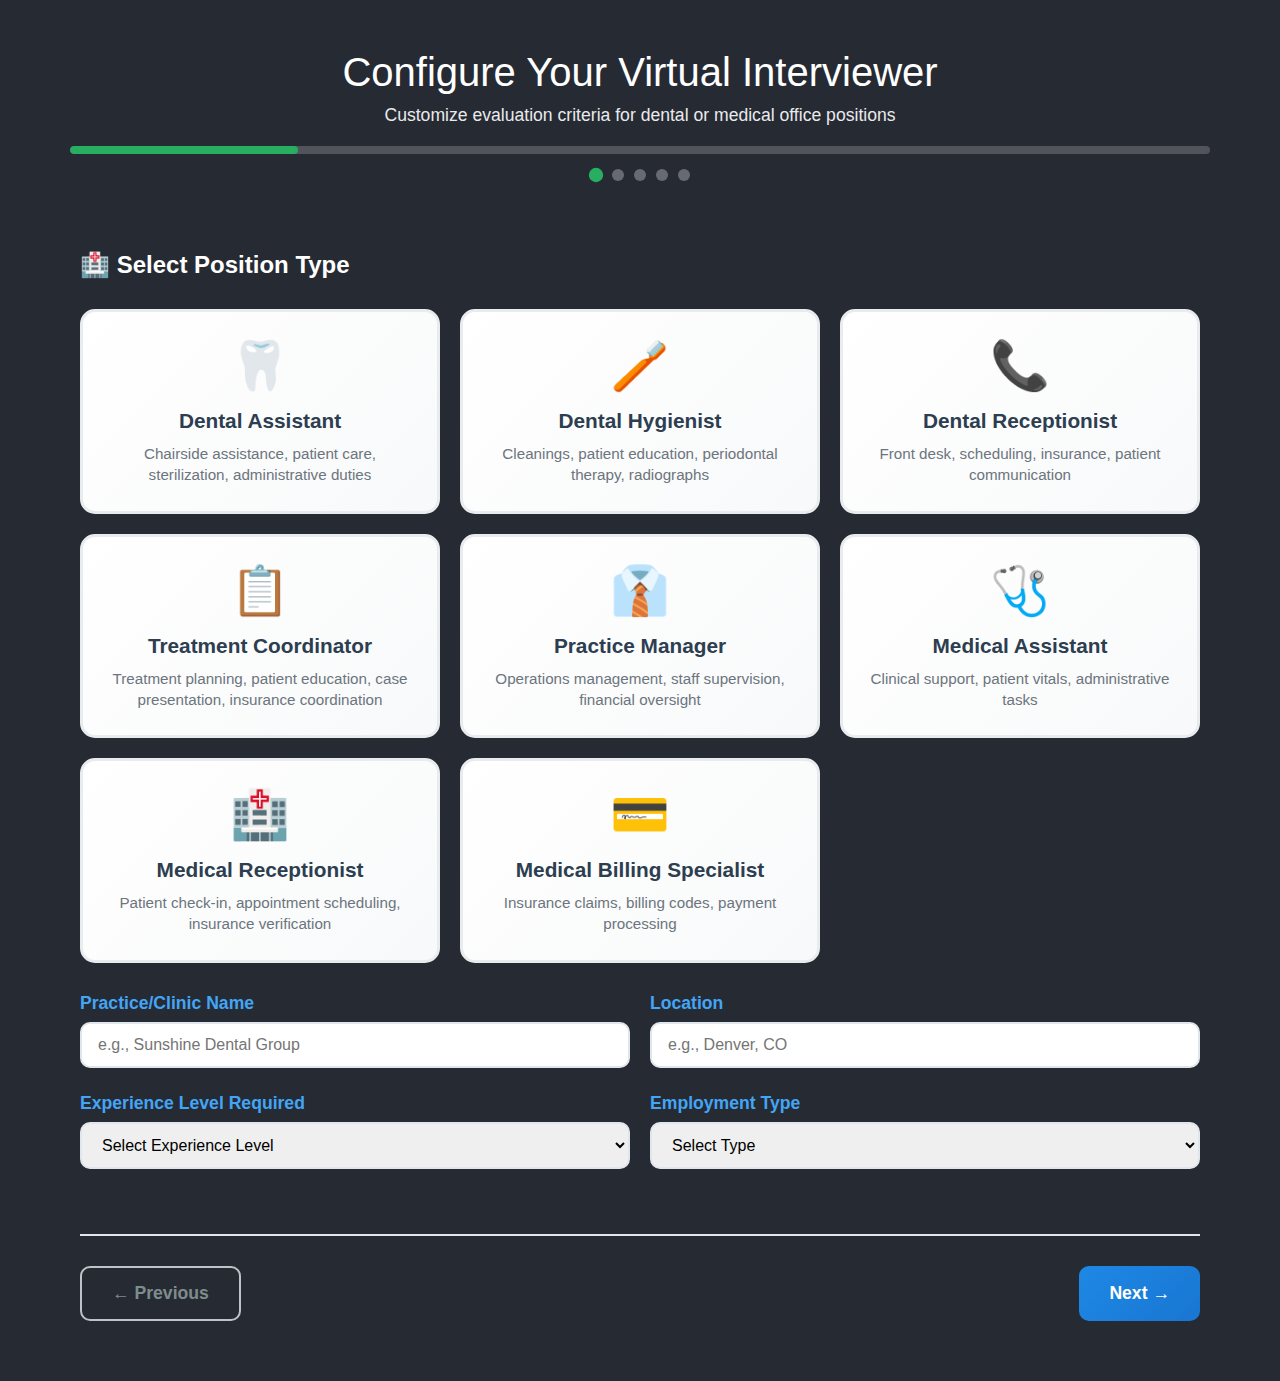
<file: Random Files/index-test.html>
<!DOCTYPE html>
<html lang="en">
<head>
    <meta charset="UTF-8">
    <meta name="viewport" content="width=device-width, initial-scale=1.0">
    <title>Configure Your Virtual Interviewer - Client Setup</title>
    <style>
        * {
            margin: 0;
            padding: 0;
            box-sizing: border-box;
        }

        body {
            font-family: 'Segoe UI', Tahoma, Geneva, Verdana, sans-serif;
            background: #262a33;
	            min-height: 100vh;
            padding: 20px;
        }

        .container {
            max-width: 1200px;
            margin: 0 auto;
            background: #262a33;
            border-radius: 20px;
          
            overflow: hidden;
        }

        .header {
            background: #262a33;
            color: white;
            padding: 30px;
            text-align: center;
        }

        .header h1 {
            font-size: 2.5rem;
            margin-bottom: 10px;
            font-weight: 300;
        }

        .header p {
            font-size: 1.1rem;
            opacity: 0.9;
        }

        .progress-bar {
            background: rgba(255,255,255,0.2);
            height: 8px;
            border-radius: 4px;
            margin-top: 20px;
            overflow: hidden;
        }

        .progress-fill {
            background: #27ae60;
            height: 100%;
            width: 20%;
            border-radius: 4px;
            transition: width 0.3s ease;
        }

        .step-indicator {
            display: flex;
            justify-content: center;
            margin-top: 15px;
            gap: 10px;
        }

        .step {
            width: 12px;
            height: 12px;
            border-radius: 50%;
            background: rgba(255,255,255,0.3);
            transition: all 0.3s ease;
        }

        .step.active {
            background: #27ae60;
            transform: scale(1.2);
        }

        .step.completed {
            background: #2ecc71;
        }

        .content {
            padding: 40px;
        }

        .step-content {
            display: none;
        }

        .step-content.active {
            display: block;
            animation: fadeIn 0.5s ease;
        }

        @keyframes fadeIn {
            from { opacity: 0; transform: translateY(20px); }
            to { opacity: 1; transform: translateY(0); }
        }

        .form-group {
            margin-bottom: 25px;
        }

        .form-group label {
            display: block;
            font-weight: 600;
            color: #42a5f5;
            margin-bottom: 8px;
            font-size: 1.1rem;
        }

        .form-group input, .form-group select, .form-group textarea {
            width: 100%;
            padding: 12px 16px;
            border: 2px solid #e0e6ed;
            border-radius: 10px;
            font-size: 1rem;
            transition: all 0.3s ease;
        }

        .form-group input:focus, .form-group select:focus, .form-group textarea:focus {
            outline: none;
            border-color: #1e88e5;
            box-shadow: 0 0 0 3px rgba(30, 136, 229, 0.1);
        }

        .form-row {
            display: grid;
            grid-template-columns: 1fr 1fr;
            gap: 20px;
        }

        .role-template-grid {
            display: grid;
            grid-template-columns: repeat(auto-fit, minmax(280px, 1fr));
            gap: 20px;
            margin-bottom: 30px;
        }

        .role-card {
            background: linear-gradient(135deg, #fff 0%, #f8f9fa 100%);
            border: 3px solid #e9ecef;
            border-radius: 15px;
            padding: 25px;
            cursor: pointer;
            transition: all 0.3s ease;
            text-align: center;
        }

        .role-card:hover {
            transform: translateY(-5px);
            box-shadow: 0 10px 25px rgba(0,0,0,0.1);
            border-color: #1e88e5;
        }

        .role-card.selected {
            border-color: #1e88e5;
            background: linear-gradient(135deg, #e3f2fd 0%, #bbdefb 100%);
            transform: scale(1.02);
        }

        .role-icon {
            font-size: 3rem;
            margin-bottom: 15px;
            display: block;
        }

        .role-title {
            font-size: 1.3rem;
            font-weight: 600;
            color: #2c3e50;
            margin-bottom: 10px;
        }

        .role-description {
            color: #6c757d;
            font-size: 0.95rem;
            line-height: 1.4;
        }

        .skill-selector {
            background: #f8f9fa;
            border-radius: 15px;
            padding: 20px;
            margin-bottom: 20px;
        }

        .skill-category {
            margin-bottom: 25px;
        }

        .skill-category h3 {
            color: #2c3e50;
            margin-bottom: 15px;
            font-size: 1.2rem;
            display: flex;
            align-items: center;
            gap: 10px;
        }

        .skill-item {
            display: flex;
            align-items: center;
            background: white;
            border-radius: 10px;
            padding: 15px;
            margin-bottom: 10px;
            border: 2px solid transparent;
            transition: all 0.3s ease;
        }

        .skill-item:hover {
            border-color: #1e88e5;
            transform: translateY(-2px);
            box-shadow: 0 5px 15px rgba(0,0,0,0.1);
        }

        .skill-checkbox {
            width: 20px;
            height: 20px;
            accent-color: #1e88e5;
            margin-right: 15px;
        }

        .skill-name {
            font-weight: 500;
            color: #2c3e50;
        }

        .skill-description {
            font-size: 0.9rem;
            color: #6c757d;
            margin-left: 35px;
        }

        .other-field {
            display: none;
            margin-left: 35px;
            margin-top: 10px;
        }

        .other-field input {
            width: 100%;
            padding: 8px 12px;
            border: 1px solid #ddd;
            border-radius: 5px;
        }

        .cultural-fit-grid {
            display: grid;
            grid-template-columns: repeat(auto-fit, minmax(200px, 1fr));
            gap: 15px;
        }

        .culture-card {
            background: linear-gradient(135deg, #42a5f5 0%, #1976d2 100%);
            color: white;
            padding: 20px;
            border-radius: 15px;
            text-align: center;
            cursor: pointer;
            transition: all 0.3s ease;
            border: 3px solid transparent;
        }

        .culture-card:hover {
            transform: translateY(-5px);
            box-shadow: 0 10px 25px rgba(0,0,0,0.2);
        }

        .culture-card.selected {
            border-color: #2c3e50;
            transform: scale(1.05);
        }

        .deal-breaker-section {
            background: #ffebee;
            border-left: 5px solid #e57373;
            padding: 20px;
            border-radius: 10px;
            margin-bottom: 20px;
        }

        .deal-breaker-section h3 {
            color: #d32f2f;
            margin-bottom: 15px;
        }

        .certification-grid {
            display: grid;
            grid-template-columns: repeat(auto-fill, minmax(250px, 1fr));
            gap: 15px;
        }

        .cert-card {
            background: white;
            border: 2px solid #e9ecef;
            border-radius: 10px;
            padding: 15px;
            transition: all 0.3s ease;
        }

        .cert-card:hover {
            border-color: #1e88e5;
            transform: translateY(-2px);
        }

        .cert-card.required {
            border-color: #e57373;
            background: #ffebee;
        }

        .cert-card.preferred {
            border-color: #81c784;
            background: #e8f5e8;
        }

        .cert-item {
            display: flex;
            align-items: center;
            gap: 10px;
            margin-bottom: 10px;
        }

        .navigation {
            display: flex;
            justify-content: space-between;
            margin-top: 40px;
            padding-top: 30px;
            border-top: 2px solid #e0e6ed;
        }

        .nav-btn {
            background: linear-gradient(135deg, #1e88e5 0%, #1976d2 100%);
            color: white;
            border: none;
            padding: 15px 30px;
            border-radius: 10px;
            cursor: pointer;
            font-size: 1.1rem;
            font-weight: 600;
            transition: all 0.3s ease;
        }

        .nav-btn:hover {
            transform: translateY(-2px);
            box-shadow: 0 8px 20px rgba(30, 136, 229, 0.3);
        }

        .nav-btn:disabled {
            background: #bdc3c7;
            cursor: not-allowed;
            transform: none;
            box-shadow: none;
        }

        .nav-btn.secondary {
            background: transparent;
            color: #7f8c8d;
            border: 2px solid #bdc3c7;
        }


     
        .summary-card {
            background: linear-gradient(135deg, #252a34 0%, #1976d2 100%);
            color: white;
            padding: 25px;
            border-radius: 15px;
            margin-bottom: 20px;
        }

        .summary-stats {
            display: grid;
            grid-template-columns: repeat(auto-fit, minmax(150px, 1fr));
            gap: 20px;
            margin-top: 20px;
        }

        .stat-item {
            text-align: center;
            background: rgba(255,255,255,0.1);
            padding: 15px;
            border-radius: 10px;
        }

        .stat-number {
            font-size: 2rem;
            font-weight: bold;
            display: block;
        }

        .stat-label {
            opacity: 0.9;
            font-size: 0.9rem;
        }

        .interview-format-grid {
            display: grid;
            grid-template-columns: repeat(auto-fit, minmax(250px, 1fr));
            gap: 20px;
            margin-bottom: 30px;
        }

        .format-card {
            background: white;
            border: 3px solid #e9ecef;
            border-radius: 15px;
            padding: 20px;
            cursor: pointer;
            transition: all 0.3s ease;
            text-align: center;
        }

        .format-card:hover {
            transform: translateY(-3px);
            box-shadow: 0 8px 20px rgba(0,0,0,0.1);
            border-color: #1e88e5;
        }

        .format-card.selected {
            border-color: #1e88e5;
            background: linear-gradient(135deg, #e3f2fd 0%, #bbdefb 100%);
        }

        .submission-success {
            background: linear-gradient(135deg, #27ae60 0%, #2ecc71 100%);
            color: white;
            padding: 30px;
            border-radius: 15px;
            text-align: center;
            margin-bottom: 20px;
        }

        .summary-section {
            background: white;
            padding: 25px;
            border-radius: 15px;
            margin-bottom: 20px;
            border: 2px solid #e9ecef;
        }

        .summary-section h4 {
            color: #2c3e50;
            margin-bottom: 15px;
            font-size: 1.2rem;
            border-bottom: 2px solid #f8f9fa;
            padding-bottom: 10px;
        }

        .summary-item {
            margin-bottom: 10px;
            display: flex;
            justify-content: space-between;
        }

        .summary-item strong {
            color: #2c3e50;
        }

        .skills-list {
            display: flex;
            flex-wrap: wrap;
            gap: 8px;
            margin-top: 10px;
        }

        .skill-tag {
            background: #e3f2fd;
            color: #1976d2;
            padding: 4px 12px;
            border-radius: 20px;
            font-size: 0.9rem;
            font-weight: 500;
        }

        .cultures-list {
            display: flex;
            flex-wrap: wrap;
            gap: 8px;
            margin-top: 10px;
        }

        .culture-tag {
            background: #e8f5e8;
            color: #2e7d32;
            padding: 4px 12px;
            border-radius: 20px;
            font-size: 0.9rem;
            font-weight: 500;
        }
    </style>
</head>
<body>
    <div class="container">
        <div class="header">
            <h1>Configure Your Virtual Interviewer</h1>
            <p>Customize evaluation criteria for dental or medical office positions</p>
            <div class="progress-bar">
                <div class="progress-fill" id="progressBar"></div>
            </div>
            <div class="step-indicator">
                <div class="step active"></div>
                <div class="step"></div>
                <div class="step"></div>
                <div class="step"></div>
                <div class="step"></div>
            </div>
        </div>

        <div class="content">
            <!-- Netlify Forms Detection -->
            <form name="healthcare-interviewer" netlify hidden>
                <input type="text" name="interviewer-name" />
                <input type="email" name="contact-email" />
                <input type="text" name="selected-role" />
                <input type="text" name="practice-name" />
                <input type="text" name="location" />
                <input type="text" name="experience-level" />
                <input type="text" name="employment-type" />
                <input type="text" name="interview-format" />
                <input type="text" name="difficulty-level" />
                <input type="text" name="interview-tone" />
                <textarea name="selected-skills"></textarea>
                <textarea name="cultural-values"></textarea>
                <textarea name="deal-breakers"></textarea>
                <textarea name="custom-questions"></textarea>
                <textarea name="full-summary"></textarea>
            </form>
            <!-- Step 1: Role Selection -->
            <div class="step-content active" id="step1">
                <h2 style="color: #ffffff; margin-bottom: 30px;">🏥 Select Position Type</h2>
                
                <div class="role-template-grid">
                    <div class="role-card" onclick="selectRole(this, 'dental-assistant')">
                        <span class="role-icon">🦷</span>
                        <div class="role-title">Dental Assistant</div>
                        <div class="role-description">Chairside assistance, patient care, sterilization, administrative duties</div>
                    </div>
                    
                    <div class="role-card" onclick="selectRole(this, 'dental-hygienist')">
                        <span class="role-icon">🪥</span>
                        <div class="role-title">Dental Hygienist</div>
                        <div class="role-description">Cleanings, patient education, periodontal therapy, radiographs</div>
                    </div>
                    
                    <div class="role-card" onclick="selectRole(this, 'dental-receptionist')">
                        <span class="role-icon">📞</span>
                        <div class="role-title">Dental Receptionist</div>
                        <div class="role-description">Front desk, scheduling, insurance, patient communication</div>
                    </div>
                    
                    <div class="role-card" onclick="selectRole(this, 'treatment-coordinator')">
                        <span class="role-icon">📋</span>
                        <div class="role-title">Treatment Coordinator</div>
                        <div class="role-description">Treatment planning, patient education, case presentation, insurance coordination</div>
                    </div>
                    
                    <div class="role-card" onclick="selectRole(this, 'practice-manager')">
                        <span class="role-icon">👔</span>
                        <div class="role-title">Practice Manager</div>
                        <div class="role-description">Operations management, staff supervision, financial oversight</div>
                    </div>
                    
                    <div class="role-card" onclick="selectRole(this, 'medical-assistant')">
                        <span class="role-icon">🩺</span>
                        <div class="role-title">Medical Assistant</div>
                        <div class="role-description">Clinical support, patient vitals, administrative tasks</div>
                    </div>
                    
                    <div class="role-card" onclick="selectRole(this, 'medical-receptionist')">
                        <span class="role-icon">🏥</span>
                        <div class="role-title">Medical Receptionist</div>
                        <div class="role-description">Patient check-in, appointment scheduling, insurance verification</div>
                    </div>
                    
                    <div class="role-card" onclick="selectRole(this, 'medical-billing')">
                        <span class="role-icon">💳</span>
                        <div class="role-title">Medical Billing Specialist</div>
                        <div class="role-description">Insurance claims, billing codes, payment processing</div>
                    </div>
                </div>

                <div class="form-row">
                    <div class="form-group">
                        <label for="practiceName">Practice/Clinic Name</label>
                        <input type="text" id="practiceName" placeholder="e.g., Sunshine Dental Group">
                    </div>
                    <div class="form-group">
                        <label for="location">Location</label>
                        <input type="text" id="location" placeholder="e.g., Denver, CO">
                    </div>
                </div>

                <div class="form-row">
                    <div class="form-group">
                        <label for="experienceLevel">Experience Level Required</label>
                        <select id="experienceLevel">
                            <option value="">Select Experience Level</option>
                            <option value="entry">Entry Level (0-1 year)</option>
                            <option value="some">Some Experience (1-3 years)</option>
                            <option value="experienced">Experienced (3-5 years)</option>
                            <option value="senior">Senior Level (5+ years)</option>
                        </select>
                    </div>
                    <div class="form-group">
                        <label for="employmentType">Employment Type</label>
                        <select id="employmentType">
                            <option value="">Select Type</option>
                            <option value="fulltime">Full-time</option>
                            <option value="parttime">Part-time</option>
                            <option value="temp">Temporary</option>
                            <option value="temp-to-perm">Temp-to-Permanent</option>
                        </select>
                    </div>
                </div>
            </div>

            <!-- Step 2: Technical Skills & Certifications -->
            <div class="step-content" id="step2">
                <h2 style="color: #ffffff; margin-bottom: 30px;">📋 Required Skills & Certifications</h2>
                
                <div class="skill-selector">
                    <div class="skill-category" id="clinical-skills">
                        <h3>🏥 Clinical Skills</h3>
                        
                        <div class="skill-item">
                            <input type="checkbox" class="skill-checkbox" id="vitals">
                            <div>
                                <label for="vitals" class="skill-name">Taking Vital Signs</label>
                                <div class="skill-description">Blood pressure, temperature, pulse, respirations</div>
                            </div>
                        </div>
                        
                        <div class="skill-item">
                            <input type="checkbox" class="skill-checkbox" id="injections">
                            <div>
                                <label for="injections" class="skill-name">Injections & Immunizations</label>
                                <div class="skill-description">IM, SQ injections, vaccine administration</div>
                            </div>
                        </div>
                        
                        <div class="skill-item">
                            <input type="checkbox" class="skill-checkbox" id="phlebotomy">
                            <div>
                                <label for="phlebotomy" class="skill-name">Phlebotomy</label>
                                <div class="skill-description">Blood draws, specimen collection</div>
                            </div>
                        </div>
                        
                        <div class="skill-item">
                            <input type="checkbox" class="skill-checkbox" id="ekg">
                            <div>
                                <label for="ekg" class="skill-name">EKG Administration</label>
                                <div class="skill-description">12-lead EKGs, rhythm strips</div>
                            </div>
                        </div>
                        
                        <div class="skill-item">
                            <input type="checkbox" class="skill-checkbox" id="clinical-other" onchange="toggleOtherField('clinical-other')">
                            <div>
                                <label for="clinical-other" class="skill-name">Other Clinical Skills</label>
                                <div class="skill-description">Specify additional clinical requirements</div>
                            </div>
                        </div>
                        <div class="other-field" id="clinical-other-field">
                            <input type="text" placeholder="Please specify other clinical skills...">
                        </div>
                    </div>

                    <div class="skill-category" id="dental-skills">
                        <h3>🦷 Dental-Specific Skills</h3>
                        
                        <div class="skill-item">
                            <input type="checkbox" class="skill-checkbox" id="radiographs">
                            <div>
                                <label for="radiographs" class="skill-name">Digital Radiographs</label>
                                <div class="skill-description">Bitewings, periapicals, panoramic X-rays</div>
                            </div>
                        </div>
                        
                        <div class="skill-item">
                            <input type="checkbox" class="skill-checkbox" id="impressions">
                            <div>
                                <label for="impressions" class="skill-name">Taking Impressions</label>
                                <div class="skill-description">Alginate, digital impressions</div>
                            </div>
                        </div>
                        
                        <div class="skill-item">
                            <input type="checkbox" class="skill-checkbox" id="scaling">
                            <div>
                                <label for="scaling" class="skill-name">Scaling & Root Planing</label>
                                <div class="skill-description">Periodontal therapy, deep cleanings</div>
                            </div>
                        </div>
                        
                        <div class="skill-item">
                            <input type="checkbox" class="skill-checkbox" id="sterilization">
                            <div>
                                <label for="sterilization" class="skill-name">Sterilization Protocols</label>
                                <div class="skill-description">Autoclave, instrument processing</div>
                            </div>
                        </div>
                        
                        <div class="skill-item">
                            <input type="checkbox" class="skill-checkbox" id="dental-other" onchange="toggleOtherField('dental-other')">
                            <div>
                                <label for="dental-other" class="skill-name">Other Dental Skills</label>
                                <div class="skill-description">Specify additional dental requirements</div>
                            </div>
                        </div>
                        <div class="other-field" id="dental-other-field">
                            <input type="text" placeholder="Please specify other dental skills...">
                        </div>
                    </div>

                    <div class="skill-category">
                        <h3>💻 Software & Technology</h3>
                        
                        <div class="skill-item">
                            <input type="checkbox" class="skill-checkbox" id="dentrix">
                            <div>
                                <label for="dentrix" class="skill-name">Dentrix</label>
                                <div class="skill-description">Practice management software</div>
                            </div>
                        </div>
                        
                        <div class="skill-item">
                            <input type="checkbox" class="skill-checkbox" id="eaglesoft">
                            <div>
                                <label for="eaglesoft" class="skill-name">Eaglesoft</label>
                                <div class="skill-description">Dental practice management</div>
                            </div>
                        </div>
                        
                        <div class="skill-item">
                            <input type="checkbox" class="skill-checkbox" id="epic">
                            <div>
                                <label for="epic" class="skill-name">Epic EMR</label>
                                <div class="skill-description">Electronic medical records</div>
                            </div>
                        </div>
                        
                        <div class="skill-item">
                            <input type="checkbox" class="skill-checkbox" id="cerner">
                            <div>
                                <label for="cerner" class="skill-name">Cerner EMR</label>
                                <div class="skill-description">Electronic health records</div>
                            </div>
                        </div>
                        
                        <div class="skill-item">
                            <input type="checkbox" class="skill-checkbox" id="software-other" onchange="toggleOtherField('software-other')">
                            <div>
                                <label for="software-other" class="skill-name">Other Software/Technology</label>
                                <div class="skill-description">Specify additional software requirements</div>
                            </div>
                        </div>
                        <div class="other-field" id="software-other-field">
                            <input type="text" placeholder="Please specify other software/technology...">
                        </div>
                    </div>
                </div>

                <div class="certification-grid">
                    <div class="cert-card required">
                        <h4>Required Certifications</h4>
                        <div class="cert-item">
                            <input type="checkbox" id="cpr">
                            <label for="cpr">CPR/AED Certification</label>
                        </div>
                        <div class="cert-item">
                            <input type="checkbox" id="bls">
                            <label for="bls">Basic Life Support (BLS)</label>
                        </div>
                        <div class="cert-item">
                            <input type="checkbox" id="ma-cert">
                            <label for="ma-cert">Medical Assistant Certification</label>
                        </div>
                        <div class="cert-item">
                            <input type="checkbox" id="required-cert-other" onchange="toggleOtherField('required-cert-other')">
                            <label for="required-cert-other">Other Required Certification</label>
                        </div>
                        <div class="other-field" id="required-cert-other-field">
                            <input type="text" placeholder="Please specify other required certifications...">
                        </div>
                    </div>

                    <div class="cert-card preferred">
                        <h4>Preferred Certifications</h4>
                        <div class="cert-item">
                            <input type="checkbox" id="phlebotomy-cert">
                            <label for="phlebotomy-cert">Phlebotomy Certification</label>
                        </div>
                        <div class="cert-item">
                            <input type="checkbox" id="xray-cert">
                            <label for="xray-cert">X-Ray Certification</label>
                        </div>
                        <div class="cert-item">
                            <input type="checkbox" id="dental-assist-cert">
                            <label for="dental-assist-cert">Dental Assistant Certification</label>
                        </div>
                        <div class="cert-item">
                            <input type="checkbox" id="preferred-cert-other" onchange="toggleOtherField('preferred-cert-other')">
                            <label for="preferred-cert-other">Other Preferred Certification</label>
                        </div>
                        <div class="other-field" id="preferred-cert-other-field">
                            <input type="text" placeholder="Please specify other preferred certifications...">
                        </div>
                    </div>
                </div>
            </div>

            <!-- Step 3: Soft Skills & Cultural Assessment -->
            <div class="step-content" id="step3">
                <h2 style="color: #ffffff; margin-bottom: 30px;">🤝 Soft Skills & Cultural Assessment</h2>
                
                <div class="skill-selector">
                    <div class="skill-category">
                        <h3>💬 Communication Skills</h3>
                        
                        <div class="skill-item">
                            <input type="checkbox" class="skill-checkbox" id="patient-communication">
                            <div>
                                <label for="patient-communication" class="skill-name">Patient Communication</label>
                                <div class="skill-description">Explaining procedures, active listening, empathy</div>
                            </div>
                        </div>
                        
                        <div class="skill-item">
                            <input type="checkbox" class="skill-checkbox" id="multilingual">
                            <div>
                                <label for="multilingual" class="skill-name">Multilingual Abilities</label>
                                <div class="skill-description">Spanish, other languages for diverse patient base</div>
                            </div>
                        </div>
                        
                        <div class="skill-item">
                            <input type="checkbox" class="skill-checkbox" id="phone-skills">
                            <div>
                                <label for="phone-skills" class="skill-name">Phone Etiquette</label>
                                <div class="skill-description">Professional phone manner, appointment scheduling</div>
                            </div>
                        </div>
                        
                        <div class="skill-item">
                            <input type="checkbox" class="skill-checkbox" id="communication-other" onchange="toggleOtherField('communication-other')">
                            <div>
                                <label for="communication-other" class="skill-name">Other Communication Skills</label>
                                <div class="skill-description">Specify additional communication requirements</div>
                            </div>
                        </div>
                        <div class="other-field" id="communication-other-field">
                            <input type="text" placeholder="Please specify other communication skills...">
                        </div>
                    </div>

                    <div class="skill-category">
                        <h3>🎯 Work Style Preferences</h3>
                        
                        <div class="skill-item">
                            <input type="checkbox" class="skill-checkbox" id="teamwork">
                            <div>
                                <label for="teamwork" class="skill-name">Team Collaboration</label>
                                <div class="skill-description">Working effectively with colleagues</div>
                            </div>
                        </div>
                        
                        <div class="skill-item">
                            <input type="checkbox" class="skill-checkbox" id="multitasking">
                            <div>
                                <label for="multitasking" class="skill-name">Multitasking</label>
                                <div class="skill-description">Managing multiple priorities simultaneously</div>
                            </div>
                        </div>
                        
                        <div class="skill-item">
                            <input type="checkbox" class="skill-checkbox" id="attention-detail">
                            <div>
                                <label for="attention-detail" class="skill-name">Attention to Detail</label>
                                <div class="skill-description">Accuracy in documentation and procedures</div>
                            </div>
                        </div>
                        
                        <div class="skill-item">
                            <input type="checkbox" class="skill-checkbox" id="workstyle-other" onchange="toggleOtherField('workstyle-other')">
                            <div>
                                <label for="workstyle-other" class="skill-name">Other Work Style Preferences</label>
                                <div class="skill-description">Specify additional work style requirements</div>
                            </div>
                        </div>
                        <div class="other-field" id="workstyle-other-field">
                            <input type="text" placeholder="Please specify other work style preferences...">
                        </div>
                    </div>
                </div>

                <h3 style="color: #ffffff; margin: 30px 0 20px 0;">🏢 Practice Culture & Values</h3>
                <div class="cultural-fit-grid">
                    <div class="culture-card" onclick="toggleCulture(this)" data-culture="patient-first">
                        <h4>Patient-First Approach</h4>
                        <p>Prioritizing patient comfort and satisfaction</p>
                    </div>
                    
                    <div class="culture-card" onclick="toggleCulture(this)" data-culture="collaborative">
                        <h4>Collaborative Environment</h4>
                        <p>Team-based decision making and support</p>
                    </div>
                    
                    <div class="culture-card" onclick="toggleCulture(this)" data-culture="innovative">
                        <h4>Innovation-Focused</h4>
                        <p>Embracing new technologies and methods</p>
                    </div>
                    
                    <div class="culture-card" onclick="toggleCulture(this)" data-culture="work-life-balance">
                        <h4>Work-Life Balance</h4>
                        <p>Supporting employee well-being</p>
                    </div>
                    
                    <div class="culture-card" onclick="toggleCulture(this)" data-culture="growth-oriented">
                        <h4>Growth-Oriented</h4>
                        <p>Continuous learning and development</p>
                    </div>
                    
                    <div class="culture-card" onclick="toggleCulture(this)" data-culture="high-volume">
                        <h4>High-Volume Practice</h4>
                        <p>Fast-paced, efficiency-focused environment</p>
                    </div>
                </div>

                <div class="deal-breaker-section">
                    <h3>🚫 Deal Breakers (Optional)</h3>
                    <p>Describe any characteristics or behaviors that would automatically exclude a candidate:</p>
                    <div class="form-group">
                        <textarea id="dealbreakers" rows="4" placeholder="e.g., History of reliability issues, poor communication skills, unwillingness to learn, unprofessional behavior..."></textarea>
                    </div>
                </div>
            </div>

            <!-- Step 4: Interview Configuration -->
            <div class="step-content" id="step4">
                <h2 style="color: #ffffff; margin-bottom: 30px;">⚙️ Interview Configuration</h2>
                
                <h3 style="color: #42a5f5; margin-bottom: 20px;">📋 Interview Format</h3>
                <div class="interview-format-grid">
                    <div class="format-card" onclick="selectFormat(this)" data-format="comprehensive">
                        <h4>Comprehensive Interview</h4>
                        <p>45-60 minutes</p>
                        <p>Technical + Behavioral + Scenario questions</p>
                    </div>
                    
                    <div class="format-card" onclick="selectFormat(this)" data-format="focused">
                        <h4>Focused Assessment</h4>
                        <p>25-35 minutes</p>
                        <p>Key skills and cultural fit only</p>
                    </div>
                    
                    <div class="format-card" onclick="selectFormat(this)" data-format="screening">
                        <h4>Initial Screening</h4>
                        <p>15-20 minutes</p>
                        <p>Basic qualifications and interest</p>
                    </div>
                </div>

                <div class="form-row">
                    <div class="form-group">
                        <label for="difficulty-level">Question Difficulty</label>
                        <select id="difficulty-level">
                            <option value="beginner">Beginner Level</option>
                            <option value="intermediate" selected>Intermediate Level</option>
                            <option value="advanced">Advanced Level</option>
                            <option value="mixed">Mixed Difficulty</option>
                        </select>
                    </div>
                    <div class="form-group">
                        <label for="interview-tone">Interview Tone</label>
                        <select id="interview-tone">
                            <option value="friendly" selected>Friendly & Conversational</option>
                            <option value="professional">Professional & Formal</option>
                            <option value="supportive">Supportive & Encouraging</option>
                        </select>
                    </div>
                </div>

                <div class="form-group">
                    <label for="custom-questions">Custom Questions (Optional)</label>
                    <textarea id="custom-questions" rows="4" placeholder="Add any specific questions you'd like included in the interview..."></textarea>
                </div>
            </div>

            <!-- Step 5: Review & Submit -->
            <div class="step-content" id="step5">
                <h2 style="color: #ffffff; margin-bottom: 30px;">📊 Review & Submit</h2>
                
                <div class="summary-card">
                    <h3>Interview Configuration Summary</h3>
                    <div class="summary-stats">
                        <div class="stat-item">
                            <span class="stat-number" id="selected-skills-count">0</span>
                            <span class="stat-label">Selected Skills</span>
                        </div>
                        <div class="stat-item">
                            <span class="stat-number" id="culture-factors-count">0</span>
                            <span class="stat-label">Culture Factors</span>
                        </div>
                        <div class="stat-item">
                            <span class="stat-number" id="estimated-duration">30</span>
                            <span class="stat-label">Minutes</span>
                        </div>
                    </div>
                </div>

                <div style="background: #f8f9fa; padding: 25px; border-radius: 15px; margin-bottom: 30px;">
                    <h3 style="color: #2c3e50; margin-bottom: 20px;">📋 Configuration Details</h3>
                    
                    <div style="display: grid; grid-template-columns: 1fr 1fr; gap: 30px;">
                        <div>
                            <h4 style="color: #1e88e5; margin-bottom: 15px;">Position Details</h4>
                            <p><strong>Role:</strong> <span id="summary-role">Not selected</span></p>
                            <p><strong>Practice:</strong> <span id="summary-practice">Not specified</span></p>
                            <p><strong>Location:</strong> <span id="summary-location">Not specified</span></p>
                            <p><strong>Experience Level:</strong> <span id="summary-experience">Not specified</span></p>
                        </div>
                        
                        <div>
                            <h4 style="color: #1e88e5; margin-bottom: 15px;">Interview Format</h4>
                            <p><strong>Type:</strong> <span id="summary-format">Not selected</span></p>
                            <p><strong>Difficulty:</strong> <span id="summary-difficulty">Intermediate</span></p>
                            <p><strong>Tone:</strong> <span id="summary-tone">Friendly & Conversational</span></p>
                        </div>
                    </div>

                    <div style="margin-top: 25px;">
                        <h4 style="color: #1e88e5; margin-bottom: 15px;">Selected Skills & Certifications</h4>
                        <div id="skills-summary">
                            <p style="color: #6c757d; font-style: italic;">No skills selected yet</p>
                        </div>
                    </div>

                    <div style="margin-top: 25px;">
                        <h4 style="color: #1e88e5; margin-bottom: 15px;">Cultural Values</h4>
                        <div id="culture-summary">
                            <p style="color: #6c757d; font-style: italic;">No culture factors selected yet</p>
                        </div>
                    </div>
                </div>

                <div class="form-row">
                    <div class="form-group">
                        <label for="interviewer-name">Your Name</label>
                        <input type="text" id="interviewer-name" placeholder="Enter your name">
                    </div>
                    <div class="form-group">
                        <label for="contact-email">Contact Email</label>
                        <input type="email" id="contact-email" placeholder="your.email@practice.com">
                    </div>
                </div>

                <div style="text-align: center; margin-top: 30px;">
                    <button class="nav-btn" onclick="submitCriteria()" style="background: #42a5f5; font-size: 1.2rem; padding: 20px 40px;">
                        📧 Submit Interview Criteria
                    </button>
                </div>
            </div>

            <!-- Success Page -->
            <div class="step-content" id="success" style="display: none;">
                <div class="submission-success">
                    <h2>✅ Interview Criteria Submitted Successfully!</h2>
                    <p>Your requirements have been sent to AlphaSource for review</p>
                </div>

                <div class="summary-section">
                    <h4>📋 Submitted Configuration</h4>
                    <div id="final-summary"></div>
                </div>

                <div style="background: white; padding: 25px; border-radius: 15px; margin-top: 20px;">
                    <h3 style="color: #2c3e50; margin-bottom: 20px;">📧 Next Steps</h3>
                    <ol style="color: #6c757d; line-height: 1.8;">
                        <li>AlphaSource will review your interview criteria within 24 hours</li>
                        <li>We'll create a customized virtual interviewer based on your specifications</li>
                        <li>You'll receive an interview link to share with candidates</li>
                        <li>Access detailed candidate reports and rankings through our dashboard</li>
                    </ol>
                    
                    <div style="text-align: center; margin-top: 30px;">
                        <button class="nav-btn" onclick="createAnother()" style="background: linear-gradient(135deg, #1e88e5 0%, #1976d2 100%);">
                            ➕ Create Another Configuration
                        </button>
                    </div>
                </div>
            </div>

            <div class="navigation">
                <button class="nav-btn secondary" id="prevBtn" onclick="changeStep(-1)" disabled>← Previous</button>
                <button class="nav-btn" id="nextBtn" onclick="changeStep(1)">Next →</button>
            </div>
        </div>
    </div>

  

    <script>
        let currentStep = 1;
        let selectedRole = '';
        let selectedCultures = new Set();
        let selectedFormat = '';

        function toggleOtherField(fieldId) {
            const checkbox = document.getElementById(fieldId);
            const field = document.getElementById(fieldId + '-field');
            
            if (checkbox && field) {
                if (checkbox.checked) {
                    field.style.display = 'block';
                } else {
                    field.style.display = 'none';
                    const input = field.querySelector('input');
                    if (input) input.value = '';
                }
            }
        }

        function selectRole(element, role) {
            document.querySelectorAll('.role-card').forEach(card => {
                card.classList.remove('selected');
            });
            
            element.classList.add('selected');
            selectedRole = role;
            
            updateSkillsForRole(role);
        }

        function updateSkillsForRole(role) {
            const clinicalSkills = document.getElementById('clinical-skills');
            const dentalSkills = document.getElementById('dental-skills');
            
            if (role === 'dental-assistant' || role === 'dental-hygienist') {
                if (clinicalSkills) clinicalSkills.style.display = 'block';
                if (dentalSkills) dentalSkills.style.display = 'block';
            } else if (role === 'dental-receptionist' || role === 'treatment-coordinator') {
                if (clinicalSkills) clinicalSkills.style.display = 'none';
                if (dentalSkills) dentalSkills.style.display = 'block';
            } else if (role === 'practice-manager') {
                if (clinicalSkills) clinicalSkills.style.display = 'block';
                if (dentalSkills) dentalSkills.style.display = 'block';
            } else {
                if (clinicalSkills) clinicalSkills.style.display = 'block';
                if (dentalSkills) dentalSkills.style.display = 'none';
            }
        }

        function toggleCulture(element) {
            const culture = element.getAttribute('data-culture');
            if (selectedCultures.has(culture)) {
                selectedCultures.delete(culture);
                element.classList.remove('selected');
            } else {
                selectedCultures.add(culture);
                element.classList.add('selected');
            }
        }

        function selectFormat(element) {
            document.querySelectorAll('.format-card').forEach(card => {
                card.classList.remove('selected');
            });
            element.classList.add('selected');
            selectedFormat = element.getAttribute('data-format');
            
            const durations = { 'comprehensive': 60, 'focused': 30, 'screening': 20 };
            const durationEl = document.getElementById('estimated-duration');
            if (durationEl) durationEl.textContent = durations[selectedFormat] || 30;
        }

        function changeStep(direction) {
            if (direction === 1 && !validateCurrentStep()) return;
            
            currentStep += direction;
            if (currentStep < 1) currentStep = 1;
            if (currentStep > 5) currentStep = 5;
            
            showStep(currentStep);
            updateProgress();
            updateNavigation();
        }

        function validateCurrentStep() {
            if (currentStep === 1) {
                if (!selectedRole) {
                    alert('Please select a position type');
                    return false;
                }
                const practiceName = document.getElementById('practiceName');
                if (!practiceName || !practiceName.value) {
                    alert('Please enter practice name');
                    return false;
                }
            } else if (currentStep === 4) {
                if (!selectedFormat) {
                    alert('Please select an interview format');
                    return false;
                }
            }
            return true;
        }

        function showStep(step) {
            document.querySelectorAll('.step-content').forEach(content => {
                content.classList.remove('active');
            });
            
            const stepEl = document.getElementById('step' + step);
            if (stepEl) stepEl.classList.add('active');
            
            if (step === 5) updateSummary();
        }

        function updateProgress() {
            const progress = (currentStep / 5) * 100;
            const progressBar = document.getElementById('progressBar');
            if (progressBar) progressBar.style.width = progress + '%';
            
            document.querySelectorAll('.step').forEach((step, index) => {
                step.classList.remove('active', 'completed');
                if (index + 1 < currentStep) {
                    step.classList.add('completed');
                } else if (index + 1 === currentStep) {
                    step.classList.add('active');
                }
            });
        }

        function updateNavigation() {
            const prevBtn = document.getElementById('prevBtn');
            const nextBtn = document.getElementById('nextBtn');
            
            if (prevBtn) prevBtn.disabled = currentStep === 1;
            if (nextBtn) {
                if (currentStep === 5) {
                    nextBtn.style.display = 'none';
                } else {
                    nextBtn.style.display = 'block';
                    nextBtn.textContent = currentStep === 4 ? 'Review →' : 'Next →';
                }
            }
        }

        function updateSummary() {
            const roleNames = {
                'dental-assistant': 'Dental Assistant',
                'dental-hygienist': 'Dental Hygienist',
                'dental-receptionist': 'Dental Receptionist',
                'treatment-coordinator': 'Treatment Coordinator',
                'practice-manager': 'Practice Manager',
                'medical-assistant': 'Medical Assistant',
                'medical-receptionist': 'Medical Receptionist',
                'medical-billing': 'Medical Billing Specialist'
            };
            
            // Update basic info
            const summaryRole = document.getElementById('summary-role');
            if (summaryRole) summaryRole.textContent = roleNames[selectedRole] || 'Not selected';
            
            const summaryPractice = document.getElementById('summary-practice');
            if (summaryPractice) {
                const practiceName = document.getElementById('practiceName');
                summaryPractice.textContent = practiceName ? practiceName.value || 'Not specified' : 'Not specified';
            }
            
            const summaryLocation = document.getElementById('summary-location');
            if (summaryLocation) {
                const location = document.getElementById('location');
                summaryLocation.textContent = location ? location.value || 'Not specified' : 'Not specified';
            }
            
            const summaryExperience = document.getElementById('summary-experience');
            if (summaryExperience) {
                const experienceLevel = document.getElementById('experienceLevel');
                summaryExperience.textContent = experienceLevel ? experienceLevel.options[experienceLevel.selectedIndex].text || 'Not specified' : 'Not specified';
            }
            
            const summaryFormat = document.getElementById('summary-format');
            if (summaryFormat) summaryFormat.textContent = selectedFormat ? selectedFormat.charAt(0).toUpperCase() + selectedFormat.slice(1) : 'Not selected';
            
            const summaryDifficulty = document.getElementById('summary-difficulty');
            if (summaryDifficulty) {
                const difficultyLevel = document.getElementById('difficulty-level');
                summaryDifficulty.textContent = difficultyLevel ? difficultyLevel.options[difficultyLevel.selectedIndex].text : 'Intermediate';
            }
            
            const summaryTone = document.getElementById('summary-tone');
            if (summaryTone) {
                const interviewTone = document.getElementById('interview-tone');
                summaryTone.textContent = interviewTone ? interviewTone.options[interviewTone.selectedIndex].text : 'Friendly & Conversational';
            }
            
            // Collect skills
            const selectedSkills = [];
            document.querySelectorAll('.skill-checkbox:checked').forEach(checkbox => {
                if (!checkbox.id.includes('-other')) {
                    const skillNameElement = checkbox.parentElement.querySelector('.skill-name');
                    if (skillNameElement) selectedSkills.push(skillNameElement.textContent);
                }
            });
            
            // Add certifications
            const certCheckboxes = ['cpr', 'bls', 'ma-cert', 'phlebotomy-cert', 'xray-cert', 'dental-assist-cert'];
            certCheckboxes.forEach(id => {
                const checkbox = document.getElementById(id);
                if (checkbox && checkbox.checked) {
                    const label = checkbox.nextElementSibling;
                    if (label) selectedSkills.push(label.textContent);
                }
            });
            
            // Update skills summary
            const skillsCountEl = document.getElementById('selected-skills-count');
            if (skillsCountEl) skillsCountEl.textContent = selectedSkills.length;
            
            const skillsSummaryEl = document.getElementById('skills-summary');
            if (skillsSummaryEl) {
                if (selectedSkills.length > 0) {
                    skillsSummaryEl.innerHTML = '<div class="skills-list">' + 
                        selectedSkills.map(skill => '<span class="skill-tag">' + skill + '</span>').join('') + '</div>';
                } else {
                    skillsSummaryEl.innerHTML = '<p style="color: #6c757d; font-style: italic;">No skills selected</p>';
                }
            }
            
            // Update culture summary
            const cultureCountEl = document.getElementById('culture-factors-count');
            if (cultureCountEl) cultureCountEl.textContent = selectedCultures.size;
            
            const cultureSummaryEl = document.getElementById('culture-summary');
            if (cultureSummaryEl) {
                const cultureNames = {
                    'patient-first': 'Patient-First Approach',
                    'collaborative': 'Collaborative Environment',
                    'innovative': 'Innovation-Focused',
                    'work-life-balance': 'Work-Life Balance',
                    'growth-oriented': 'Growth-Oriented',
                    'high-volume': 'High-Volume Practice'
                };
                
                if (selectedCultures.size > 0) {
                    const cultureList = Array.from(selectedCultures).map(culture => cultureNames[culture] || culture);
                    cultureSummaryEl.innerHTML = '<div class="cultures-list">' + 
                        cultureList.map(culture => '<span class="culture-tag">' + culture + '</span>').join('') + '</div>';
                } else {
                    cultureSummaryEl.innerHTML = '<p style="color: #6c757d; font-style: italic;">No culture factors selected</p>';
                }
            }
        }

        function generateDetailedSummary() {
            const roleNames = {
                'dental-assistant': 'Dental Assistant',
                'dental-hygienist': 'Dental Hygienist',
                'dental-receptionist': 'Dental Receptionist',
                'treatment-coordinator': 'Treatment Coordinator',
                'practice-manager': 'Practice Manager',
                'medical-assistant': 'Medical Assistant',
                'medical-receptionist': 'Medical Receptionist',
                'medical-billing': 'Medical Billing Specialist'
            };

            const cultureNames = {
                'patient-first': 'Patient-First Approach',
                'collaborative': 'Collaborative Environment',
                'innovative': 'Innovation-Focused',
                'work-life-balance': 'Work-Life Balance',
                'growth-oriented': 'Growth-Oriented',
                'high-volume': 'High-Volume Practice'
            };

            const practiceName = document.getElementById('practiceName');
            const location = document.getElementById('location');
            const experienceLevel = document.getElementById('experienceLevel');
            const employmentType = document.getElementById('employmentType');
            const difficultyLevel = document.getElementById('difficulty-level');
            const interviewTone = document.getElementById('interview-tone');

            let summary = '<div class="summary-item"><strong>Position:</strong> ' + (roleNames[selectedRole] || 'Not selected') + '</div>' +
                '<div class="summary-item"><strong>Practice Name:</strong> ' + (practiceName ? practiceName.value || 'Not specified' : 'Not specified') + '</div>' +
                '<div class="summary-item"><strong>Location:</strong> ' + (location ? location.value || 'Not specified' : 'Not specified') + '</div>' +
                '<div class="summary-item"><strong>Experience Level:</strong> ' + (experienceLevel ? experienceLevel.options[experienceLevel.selectedIndex].text || 'Not specified' : 'Not specified') + '</div>' +
                '<div class="summary-item"><strong>Employment Type:</strong> ' + (employmentType ? employmentType.options[employmentType.selectedIndex].text || 'Not specified' : 'Not specified') + '</div>' +
                '<div class="summary-item"><strong>Interview Format:</strong> ' + (selectedFormat ? selectedFormat.charAt(0).toUpperCase() + selectedFormat.slice(1) : 'Not selected') + '</div>' +
                '<div class="summary-item"><strong>Difficulty Level:</strong> ' + (difficultyLevel ? difficultyLevel.options[difficultyLevel.selectedIndex].text : 'Intermediate') + '</div>' +
                '<div class="summary-item"><strong>Interview Tone:</strong> ' + (interviewTone ? interviewTone.options[interviewTone.selectedIndex].text : 'Friendly & Conversational') + '</div>';

            // Add selected skills
            const selectedSkills = [];
            document.querySelectorAll('.skill-checkbox:checked').forEach(checkbox => {
                if (!checkbox.id.includes('-other')) {
                    const skillNameElement = checkbox.parentElement.querySelector('.skill-name');
                    if (skillNameElement) selectedSkills.push(skillNameElement.textContent);
                }
            });
            
            // Add certifications
            const certCheckboxes = ['cpr', 'bls', 'ma-cert', 'phlebotomy-cert', 'xray-cert', 'dental-assist-cert'];
            certCheckboxes.forEach(id => {
                const checkbox = document.getElementById(id);
                if (checkbox && checkbox.checked) {
                    const label = checkbox.nextElementSibling;
                    if (label) selectedSkills.push(label.textContent);
                }
            });

            // Add "Other" entries
            const otherIds = ['clinical-other', 'dental-other', 'software-other', 'communication-other', 'workstyle-other', 'required-cert-other', 'preferred-cert-other'];
            otherIds.forEach(id => {
                const checkbox = document.getElementById(id);
                if (checkbox && checkbox.checked) {
                    const field = document.getElementById(id + '-field');
                    if (field) {
                        const input = field.querySelector('input');
                        if (input && input.value.trim()) {
                            const prefix = id.replace('-other', '').replace('-', ' ');
                            selectedSkills.push('Other ' + prefix + ': ' + input.value.trim());
                        }
                    }
                }
            });

            if (selectedSkills.length > 0) {
                summary += '<div style="margin-top: 15px;"><strong>Required Skills & Certifications:</strong><div class="skills-list" style="margin-top: 8px;">' + 
                    selectedSkills.map(skill => '<span class="skill-tag">' + skill + '</span>').join('') + '</div></div>';
            }

            // Add selected cultures
            if (selectedCultures.size > 0) {
                const cultureList = Array.from(selectedCultures).map(culture => cultureNames[culture] || culture);
                summary += '<div style="margin-top: 15px;"><strong>Cultural Values:</strong><div class="cultures-list" style="margin-top: 8px;">' + 
                    cultureList.map(culture => '<span class="culture-tag">' + culture + '</span>').join('') + '</div></div>';
            }

            // Add deal breakers if specified
            const dealbreakers = document.getElementById('dealbreakers');
            if (dealbreakers && dealbreakers.value.trim()) {
                summary += '<div style="margin-top: 15px;"><strong>Deal Breakers:</strong><div style="margin-top: 8px; color: #6c757d;">' + dealbreakers.value.trim() + '</div></div>';
            }

            // Add custom questions if specified
            const customQuestions = document.getElementById('custom-questions');
            if (customQuestions && customQuestions.value.trim()) {
                summary += '<div style="margin-top: 15px;"><strong>Custom Questions:</strong><div style="margin-top: 8px; color: #6c757d;">' + customQuestions.value.trim() + '</div></div>';
            }

            return summary;
        }

        function submitCriteria() {
            const interviewerName = document.getElementById('interviewer-name');
            const contactEmail = document.getElementById('contact-email');
            
            if (!interviewerName || !interviewerName.value || !contactEmail || !contactEmail.value) {
                alert('Please enter your name and contact email');
                return;
            }
            
            // Show loading state
            const submitBtn = event.target;
            if (submitBtn) {
                submitBtn.textContent = '📤 Submitting...';
                submitBtn.disabled = true;
            }
            
            // Generate detailed summary
            const detailedSummary = generateDetailedSummary();
            
            // Collect selected skills
            const selectedSkills = [];
            document.querySelectorAll('.skill-checkbox:checked').forEach(checkbox => {
                if (!checkbox.id.includes('-other')) {
                    const skillNameElement = checkbox.parentElement.querySelector('.skill-name');
                    if (skillNameElement) selectedSkills.push(skillNameElement.textContent);
                }
            });
            
            // Add certifications
            const certCheckboxes = ['cpr', 'bls', 'ma-cert', 'phlebotomy-cert', 'xray-cert', 'dental-assist-cert'];
            certCheckboxes.forEach(id => {
                const checkbox = document.getElementById(id);
                if (checkbox && checkbox.checked) {
                    const label = checkbox.nextElementSibling;
                    if (label) selectedSkills.push(label.textContent);
                }
            });
            
            // Add "Other" entries
            const otherIds = ['clinical-other', 'dental-other', 'software-other', 'communication-other', 'workstyle-other', 'required-cert-other', 'preferred-cert-other'];
            otherIds.forEach(id => {
                const checkbox = document.getElementById(id);
                if (checkbox && checkbox.checked) {
                    const field = document.getElementById(id + '-field');
                    if (field) {
                        const input = field.querySelector('input');
                        if (input && input.value.trim()) {
                            selectedSkills.push(`Other ${id.replace('-other', '').replace('-', ' ')}: ${input.value.trim()}`);
                        }
                    }
                }
            });
            
            // Create form data string for Netlify
            const formData = new URLSearchParams();
            formData.append('form-name', 'healthcare-interviewer');
            formData.append('interviewer-name', interviewerName.value);
            formData.append('contact-email', contactEmail.value);
            formData.append('selected-role', selectedRole);
            formData.append('practice-name', document.getElementById('practiceName').value || 'Not specified');
            formData.append('location', document.getElementById('location').value || 'Not specified');
            formData.append('experience-level', document.getElementById('experienceLevel').value || 'Not specified');
            formData.append('employment-type', document.getElementById('employmentType').value || 'Not specified');
            formData.append('interview-format', selectedFormat || 'Not selected');
            formData.append('difficulty-level', document.getElementById('difficulty-level').value || 'Intermediate');
            formData.append('interview-tone', document.getElementById('interview-tone').value || 'Friendly');
            formData.append('selected-skills', selectedSkills.join(', ') || 'None selected');
            formData.append('cultural-values', Array.from(selectedCultures).join(', ') || 'None selected');
            formData.append('deal-breakers', document.getElementById('dealbreakers').value || 'None specified');
            formData.append('custom-questions', document.getElementById('custom-questions').value || 'None specified');
            formData.append('full-summary', detailedSummary.replace(/<[^>]*>/g, ''));
            
            // Submit to Netlify
            fetch('/', {
                method: 'POST',
                headers: { 'Content-Type': 'application/x-www-form-urlencoded' },
                body: formData.toString()
            })
            .then(response => {
                if (response.ok) {
                    // Show success page
                    const step5 = document.getElementById('step5');
                    const success = document.getElementById('success');
                    const navigation = document.querySelector('.navigation');
                    
                    if (step5) step5.style.display = 'none';
                    if (success) success.style.display = 'block';
                    if (navigation) navigation.style.display = 'none';
                    
                    // Populate final summary
                    const finalSummary = document.getElementById('final-summary');
                    if (finalSummary) finalSummary.innerHTML = detailedSummary;
                    
                    console.log('Form submitted successfully to Netlify');
                } else {
                    throw new Error('Network response was not ok');
                }
            })
            .catch((error) => {
                console.error('Form submission failed:', error);
                alert('Failed to submit form. Please try again or contact support.');
                
                // Reset button
                if (submitBtn) {
                    submitBtn.textContent = '📧 Submit Interview Criteria';
                    submitBtn.disabled = false;
                }
            });
        }

        function createAnother() {
            if (confirm('Are you sure you want to create another configuration? Your current setup will be lost.')) {
                location.reload();
            }
        }

       
        // Initialize on page load
        document.addEventListener('DOMContentLoaded', function() {
            updateProgress();
            updateNavigation();
        });
    </script>
</body>
</html>
</file>
